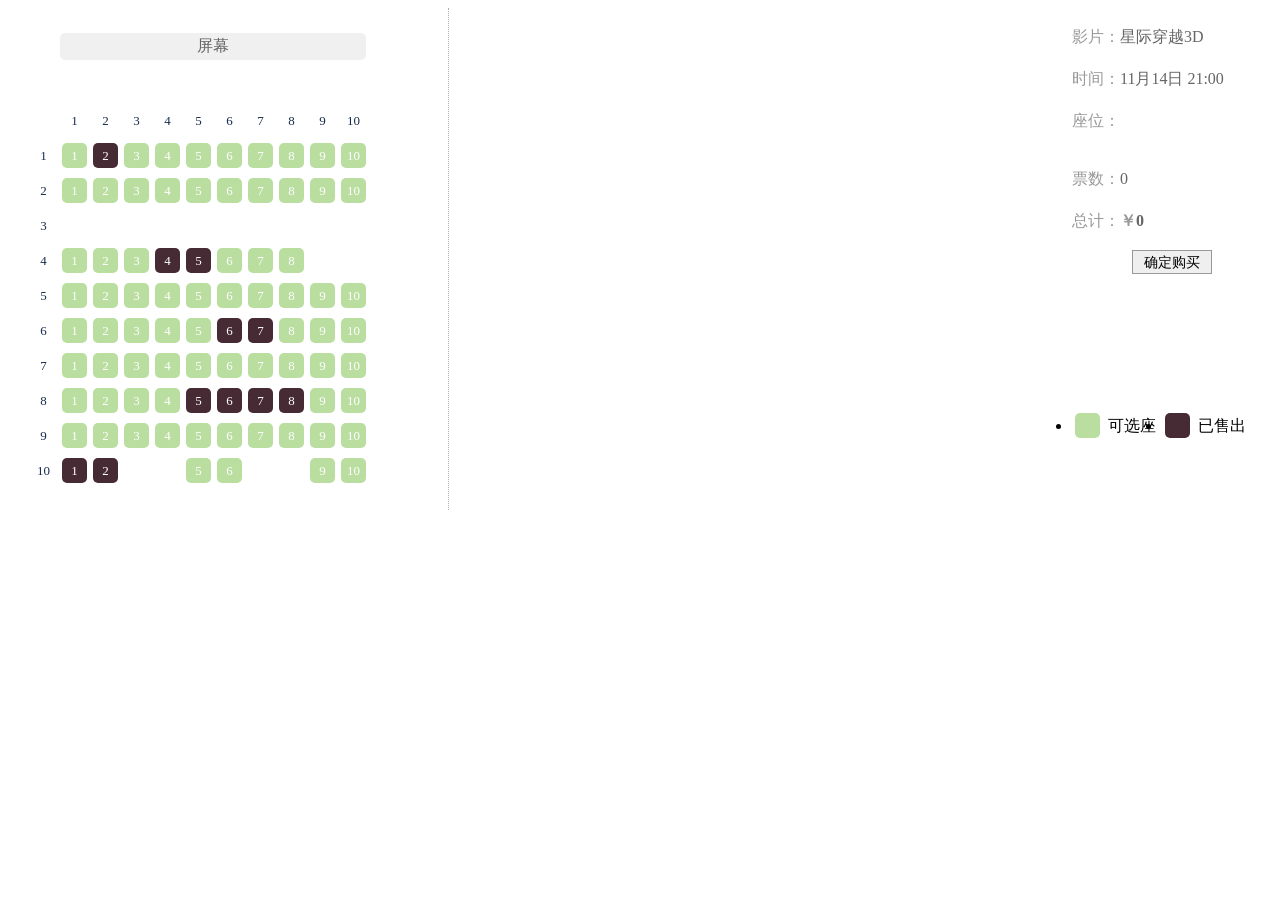
<file: src/static/select_seat/demo.html>
<!DOCTYPE html>
<html lang="zh-cn">
  <head>
    <meta charset="utf-8">
    <link href='demo.css' rel='stylesheet' type='text/css'>
    <script type="text/javascript" src="jQuery.js"></script> 
<script type="text/javascript" src="jquery.seat-charts.min.js"></script>
<script type="text/javascript" src="my.js"></script> 
    <title>BMTicketBook</title>
    </head>
<body>
    <div class="demo"> 
   <div id="seat-map"> 
    <div class="front">屏幕</div>
     <div id='server-seat-map'>'aaaaaaaaaa', 
            'aaaaaaaaaa', 
            '__________', 
            'aaaaaaaa__', 
            'aaaaaaaaaa', 
            'aaaaaaaaaa', 
            'aaaaaaaaaa', 
            'aaaaaaaaaa', 
            'aaaaaaaaaa', 
            'aa__aa__aa' </div>      
</div> 
<div class="booking-details"> 
    <p>影片：<span>星际穿越3D</span></p> 
    <p>时间：<span>11月14日 21:00</span></p> 
    <p>座位：</p> 
    <ul id="selected-seats"></ul> 
    <p>票数：<span id="counter">0</span></p> 
    <p>总计：<b>￥<span id="total">0</span></b></p>   
    <button class="checkout-button" onclick="post()">确定购买</button> 
    <div id="legend"></div> 
</div> 
</div> 
</body>
</html>
</file>
<file: src/static/select_seat/demo.css>
.front{width: 300px;margin: 5px 32px 45px 32px;background-color: #f0f0f0; color: #666;text-align: center;padding: 3px;border-radius: 5px;} 
.booking-details {float: right;position: relative;width:200px;height: 450px; } 
.booking-details h3 {margin: 5px 5px 0 0;font-size: 16px;} 
.booking-details p{line-height:26px; font-size:16px; color:#999} 
.booking-details p span{color:#666} 
div.seatCharts-cell {color: #182C4E;height: 25px;width: 25px;line-height: 25px;margin: 3px;float: left;text-align: center;outline: none;font-size: 13px;} 
div.seatCharts-seat {color: #fff;cursor: pointer;-webkit-border-radius:5px;-moz-border-radius:5px;border-radius: 5px;} 
div.seatCharts-row {height: 35px;} 
div.seatCharts-seat.available {background-color: #B9DEA0;} 
div.seatCharts-seat.focused {background-color: #76B474;border: none;} 
div.seatCharts-seat.selected {background-color: #E6CAC4;} 
div.seatCharts-seat.unavailable {background-color: #472B34;cursor: not-allowed;} 
div.seatCharts-container {border-right: 1px dotted #adadad;width: 400px;padding: 20px;float: left;} 
div.seatCharts-legend {padding-left: 0px;position: absolute;bottom: 16px;} 
ul.seatCharts-legendList {padding-left: 0px;} 
.seatCharts-legendItem{float:left; width:90px;margin-top: 10px;line-height: 2;} 
span.seatCharts-legendDescription {margin-left: 5px;line-height: 30px;} 
.checkout-button {display: block;width:80px; height:24px; line-height:20px;margin: 10px auto;border:1px solid #999;font-size: 14px; cursor:pointer} 
#selected-seats {max-height: 150px;overflow-y: auto;overflow-x: none;width: 200px;} 
#selected-seats li{float:left; width:72px; height:26px; line-height:26px; border:1px solid #d3d3d3; background:#f7f7f7; margin:6px; font-size:14px; font-weight:bold; text-align:center} 
#server-seat-map {
	display: none;
}
</file>
